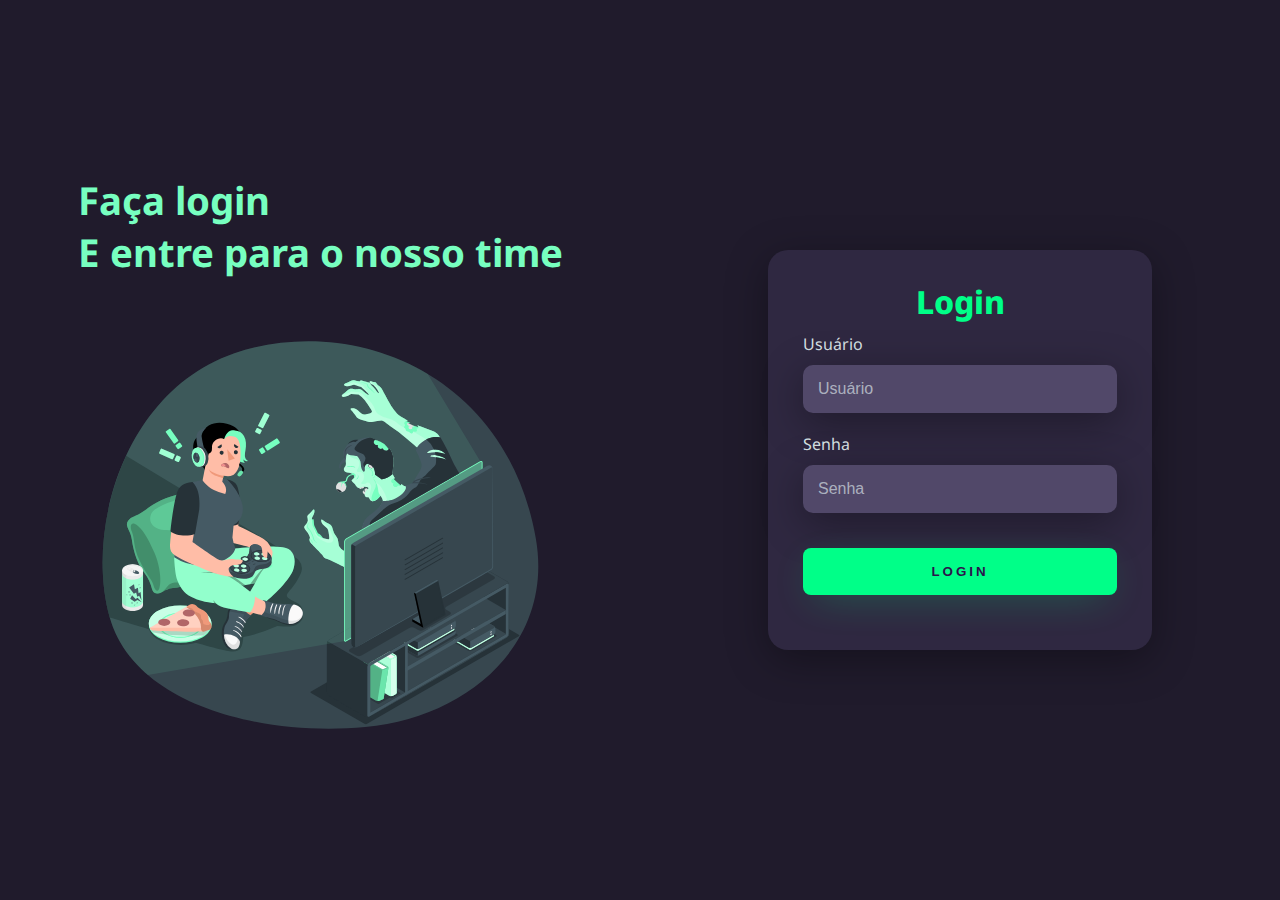
<file: dark_login_page/index.html>
<!DOCTYPE html>
<html lang="pt-br">
<head>
    <meta charset="UTF-8">
    <meta http-equiv="X-UA-Compatible" content="IE=edge">
    <meta name="viewport" content="width=device-width, initial-scale=1.0">
    <link rel="stylesheet" href="src/style.css">
    <title>Landing Page</title>
</head>
<body>
    <!-- principal -->
    <div class="main"> 

        <!-- texto e imagem de login -->
        <div class="left-login">
            <h1>Faça login<br>E entre para o nosso time</h1>
            <img src="src/images/horror-video-game-animate.svg" alt="imagem-login" class="login-img">
        </div>
        <!-- card de login -->
        <div class="right-login">

            <div class="card-login">
                <h1>Login</h1>
                <div class="textfield">
                    <label for="usuario">Usuário</label>
                    <input type="text" placeholder="Usuário">
                </div>

                <div class="textfield">
                    <label for="usuario">Senha</label>
                    <input type="password" placeholder="Senha">
                </div>
                <button class="button">Login</button>
            </div>
           
        </div>

    </div>
</body>
</html>
</file>
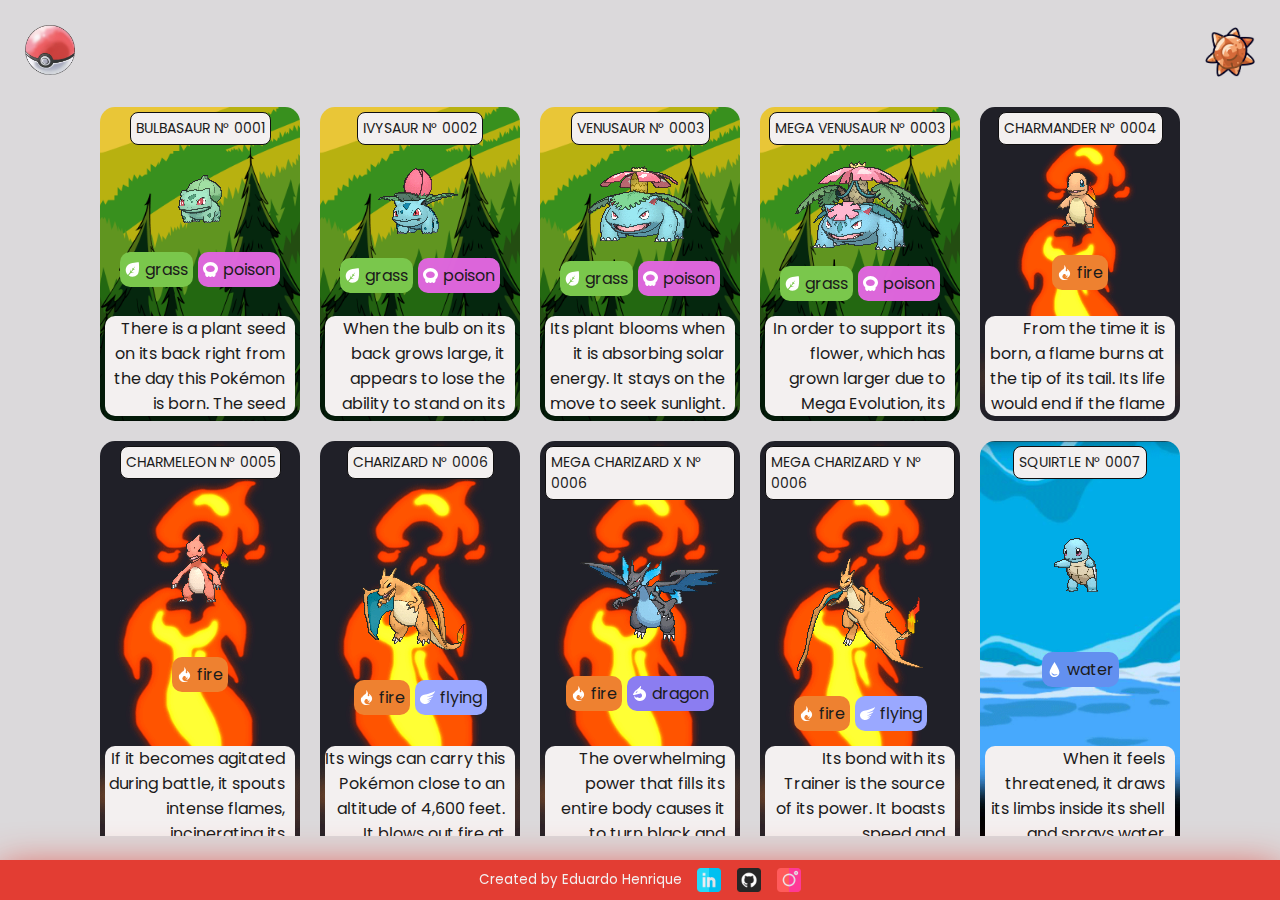
<file: pokemon_landing_page/index.html>
<!DOCTYPE html>
<html lang="en">
<head>
    <meta charset="UTF-8">
    <meta http-equiv="X-UA-Compatible" content="IE=edge">
    <meta name="viewport" content="width=device-width, initial-scale=1.0">

    <link rel="shortcut icon" href="./src/images/icon.png" type="image/x-icon">

    <link rel="stylesheet" href="./src/css/reset.css">
    <link rel="stylesheet" href="./src/css/style.css">
    <link rel="stylesheet" href="./src/css/dark_theme.css">
    <link rel="stylesheet" href="./src/css/types.css">
    <link rel="stylesheet" href="src/css/responsive.css">

    <link rel="preconnect" href="https://fonts.googleapis.com">
    <link rel="preconnect" href="https://fonts.gstatic.com" crossorigin>
    <link href="https://fonts.googleapis.com/css2?family=Poppins:wght@300;500;800&display=swap" rel="stylesheet">

    <title>LegendyDex - The ultimate PokeDex</title>
</head>
<body>
    <header>

        <a href="#">
            <img src="./src/images/pokeball.jpg" alt="pokeball-logo" class="logo">
        </a>
        <button id="theme-button">
            <img src="./src/images/sun-stone.png" alt="sun-button" class="button-img">
        </button>        
       
    </header>

    <main>

        <ul class="poke-list">
          <!-- cards são criados pelo javascript -->
        </ul>

    </main>

    <footer>
        <small>Created by Eduardo Henrique</small>
        <div class="social-medias">
            <a href="https://www.linkedin.com/in/eduardohenriquedev/" target="_blank" rel="noopener noreferrer" class="social-medias-link">
                <img class="social-medias-icons" src="src/images/icons/social-medias/linkedin.png" alt="linkedin">
            </a>
            <a href="https://github.com/Git-Eduardo-Henrique/Pokemon-Landing-Page" target="_blank" rel="noopener noreferrer" class="social-medias-link">
                <img class="social-medias-icons" src="src/images/icons/social-medias/github.png" alt="github">
            </a>
            <a href="https://www.instagram.com/eduardo_henrique_0101/" target="_blank" rel="noopener noreferrer" class="social-medias-link">
                <img class="social-medias-icons" src="src/images/icons/social-medias/instagram.png" alt="instagram">
            </a>
        </div>
    </footer>

    <script type="module" src="./src/js/script.js"></script>
</body>
</html>
</file>
<file: dark_login_page/src/style.css>
@import url('https://fonts.googleapis.com/css2?family=Noto+Sans:wght@400;700&family=Open+Sans:wght@700&display=swap');

body{
    margin: 0; /* remove o espacamento da margem*/
    background: #201b2c;
    font-family: 'Noto Sans', sans-serif;
}

* {
    box-sizing: border-box; /* faz com que a div filho não ultrapasse a div pai*/
}

.main{
    display: flex;
    justify-content: center; /*eixo x*/
    align-items: center; /*eixo y*/

    width: 100vw; /* vw = largura da tela */
    height: 100vh; /* vh = altura da tela */
}

/* Titulo + Imagem Login */
.left-login{
    display: flex;
    justify-content: center;
    align-items: center;
    flex-direction: column;

    width: 50vw;
    height: 100vh;
}

.left-login h1{
    font-size: 3vw;
    color: #77ffc0;
}

.login-img{
    width: 35vw;
}

/* card formulario */

.right-login{
    display: flex;
    justify-content: center;
    align-items: center;

    width: 50vw;
    height: 100vh;
}

.card-login{
    display: flex;
    justify-content: center;
    align-items: center;
    flex-direction: column;

    width: 60%;
    border-radius: 20px;
    padding: 30px 35px;

    background: #2f2841;
    box-shadow: 0px 10px 40px #00000056;
}

.card-login h1{
    font-weight: 800;

    margin: 0;

    color: #00ff88;
}

.textfield{
    display: flex;
    flex-direction: column;
    align-items: flex-start;
    justify-content: center;
    width: 100%;
    margin: 10px 0px;
}

.textfield input{
    width: 100%;
    padding: 15px;

    border: none;
    border-radius: 10px;

    font-size: 12pt;
    outline: none; /* tire borda quando clica do input*/
    box-sizing: border-box; /* faz com que a div filho não ultrapasse a div pai*/

    background: #514869;
    color: #f0ffffde;
    box-shadow: 0px 10px 40px #00000056;
}

.textfield input::placeholder{
    color: #f0ffff94;
}

.textfield label{
    margin-bottom: 10px;
    color: #f0ffffde;
}

.button{
    width: 100%;
    padding: 16px 0px;
    margin: 25px;
    border: none;
    border-radius: 8px;
    outline: none;
    text-transform: uppercase; /* deixa a letra em maiuscula */
    font-weight: 800;
    letter-spacing: 3px; /* espacamento entre as letras */
    color: #2b134b;
    background: #00ff88;
    cursor: pointer;
    box-shadow: 0px 10px 40px -12px #00ff8052;
}

/* responsividade */
@media only screen and (max-width: 950px){
    .card-login{
        width: 85%;
    }
}

@media only screen and (max-width: 600px){
    .main{
        flex-direction: column;
        gap: 1rem;
    }
    .left-login h1{
        display: none;
    }
    .left-login{
        width: 100%;
        height: auto;
    }
    .right-login{
        width: 100%;
        height: auto;
    }
    .login-img{
        width: 70vw;
    }
    .card-login{
        width: 90%;
    }
}
</file>
<file: pokemon_landing_page/src/css/style.css>
:root{
    /* colors */
    --white: #f3f0f0;
    --dark: #100F10;
    --medium-dark: #1b1b1b;
    --red: #E33D33;

    --background: #DBD9DB;

    /* measurements */
    --medium: 0.875rem;
}

body{
    display: flex;
    flex-direction: column;
    justify-content: space-between;
    height: 100vh;

    font-family: 'Poppins', sans-serif;

    margin: 0 auto;

    background: var(--background);
    color: var(--medium-dark);
}

header{
    display: flex;
    flex-direction: row;
    justify-content: space-between;

    padding: 25px;
}

footer{
    display: flex;
    align-items: center;
    justify-content: center;
    gap: 15px;
    margin-top: 1.5rem;
    padding: 0.5rem;

    

    height: 3rem;

    background: var(--red);
    box-shadow: 0px 10px 40px var(--red);

    color: var(--white);
}

main{
    overflow-y: auto;
}

.poke-list{
    display: flex;
    justify-content: center;
    flex-wrap: wrap; /* transforma linha em coluna caso ultrapasse o tamanho da tela */
    gap: 20px;
}

.logo:hover, .button-img:hover{
    transform: scale(1.05);
    cursor: pointer
}

.logo, .button-img{
    width: 50px;
}

#theme-button{
    background: none;
    border: none;
}

.info{
    display: flex;
    justify-content: space-between;
    background: var(--white);

    flex-wrap: wrap;
    border: 1px solid var(--dark);
    border-radius: 8px;
}

.poke-name-num{
    padding: 5px;
    text-transform: uppercase;
    font-size: var(--medium);
}

.desc{
    background: var(--white);
    border-radius: 10px;

    text-align: right;

    max-height: 100px;
    padding-right: 10px;

    overflow-y: scroll; /* adiciona um scrool caso ultrapasse a altura */
}

.social-medias{
    display: flex;
    align-items: center;
    justify-content: space-around;
    gap: 1rem;
}

.social-medias-link{
    display: flex;
    align-items: center;
}

.social-medias-icons{
    height: 1.5rem;
}
/* ===== Scrollbar CSS ===== */
.desc::-webkit-scrollbar {
    width: var(--medium);
}

.desc::-webkit-scrollbar-track {
    background: var(--white);
    border-top-right-radius: 10px;
    border-bottom-right-radius: 10px;
}

.desc::-webkit-scrollbar-thumb {
    background-color: var(--red);
    border-radius: 10px;
    border: 3px solid var(--white);
}
</file>
<file: pokemon_landing_page/src/css/dark_theme.css>
:root{
    /* colors */
    --white: #f3f0f0;
    --dark: #100F10;
    --medium-dark: #1b1b1b;
    --purple: #582965;
}

.dark{
    background: var(--dark);
    color: var(--white);
}

.dark .info{
    background: var(--medium-dark);
    border: 1px solid var(--white);
}

.dark .desc{
    background: var(--medium-dark);
}

.dark .desc::-webkit-scrollbar-track{
    background: var(--medium-dark);
}

.dark .desc::-webkit-scrollbar-thumb{
    background-color: var(--purple);
    border: 3px solid var(--medium-dark);
}

.dark footer{
    background: var(--purple);
    color: var(--white);
    box-shadow: 0px 10px 40px var(--purple);
}
</file>
<file: pokemon_landing_page/src/css/types.css>
.types{
    display: flex;
    justify-content: space-between;
    flex-wrap: wrap;
    gap: 5px;
}

.types-icons{
    height: 15px;
}

.poke-type{
    display: flex;
    align-items: center;
    justify-content: space-between;
    gap: 5px;

    padding: 5px;
    border-radius: 10px;
}

.poke-card{
    width: 200px;
    padding: 5px;

    display: flex;
    flex-direction: column;
    justify-content: space-between;
    align-items: center;
    gap: 15px;

    border-radius: 15px;

    transition: 0.2s ease-in;
}

/* hover dos cards */
.poke-card:hover{
    transform: scale(1.05);
    cursor: pointer;
}

/* grass type */
.grass-poke-card{
    background: url(../images/backgrounds/grass-background-fixed.png) center center;
    background-size: cover;
}

.grass-poke-card:hover{
    background: url(../images/backgrounds/grass-background.gif) center center;
    background-size: cover;
}

.grass-type{
    background: #7ac74c;
}

/* poison type */
.poison-poke-card{
    background: url(../images/backgrounds/poison-background-fixed.png) center center;
    background-size: cover;
}

.poison-poke-card:hover{
    background: url(../images/backgrounds/poison-background.gif) center center;
    background-size: cover;
}
.poison-type{
    background: #df67ddfb;
}

/* fire type*/
.fire-poke-card{
    background: url(../images/backgrounds/fire-background-fixed.png) center center;
    background-size: cover;
}

.fire-poke-card:hover{
    background: url(../images/backgrounds/fire-background.gif) center center;
}

.fire-type{
    background: #ee8130;
}

/* flying type */
.flying-poke-card{
    background: url(../images/backgrounds/flying-background-fixed.png) center center;
    background-size: cover;
}

.flying-poke-card:hover{
    background: url(../images/backgrounds/flying-background.gif) center center;
}

.flying-type{
    background: #9AA8FF;
}

/* water type */
.water-poke-card{
    background: url(../images/backgrounds/water-background-fixed.png) center center;
    background-size: cover;
}

.water-poke-card:hover{
    background: url(../images/backgrounds/water-background.gif) center center;
}

.water-type{
    background: #6390f0;
}

/* poison type */
.bug-poke-card{
    background: url(../images/backgrounds/insect-background-fixed.png) center center;
    background-size: cover;
}

.bug-poke-card:hover{
    background: url(../images/backgrounds/insect-background.gif) center center; 
    background-size: cover;
}

.bug-type{
    background: #a6b91a;
}

/* dragon */
.dragon-poke-card{
    background: url(../images/backgrounds/dragon-background-fixed.png) center center; 
    background-size: cover;
}

.dragon-poke-card:hover{
    background: url(../images/backgrounds/dragon-background.gif) center center; 
    background-size: cover;
}

.dragon-type{
    background: #8B7DF1;
}

/* normal */
.normal-poke-card{
    background: url(../images/backgrounds/normal-background-fixed.png) center center;
    background-size: cover;
}

.normal-poke-card:hover{
    background: url(../images/backgrounds/normal-background.gif) center center;
    background-size: cover;
}

.normal-type{
    background: #B7B7A8;
}

/* .psychic */
.psychic-poke-card{
    background: url(../images/backgrounds/pyschic-background-fixed.png) center center;
    background-size: cover;
}

.psychic-poke-card:hover{
    background: url(../images/backgrounds/pyschic-background.gif) center center;
    background-size: cover;
}

.psychic-type{
    background: #FF6EA8;
}

/* fighting */
.fighting-poke-card{
    background: url(../images/backgrounds/fighting-background-fixed.png) center center;
    background-size: cover;
}

.fighting-poke-card:hover{
    background: url(../images/backgrounds/fighting-background.gif) center center;
    background-size: cover;
}

.fighting-type{
    background: #C56E60;
}

/* dark */
.dark-poke-card{
    background: url(../images/backgrounds/dark-background-fixed.gif) center center;
    background-size: cover;
}

.dark-poke-card:hover{
    background: url(../images/backgrounds/dark-background.gif) center center;
    background-size: cover;
}

.dark-type{
    background: #8B6E60;
}

/* rock */
.rock-poke-card{
    background: url(../images/backgrounds/rock-background-fixed.png) center center;
    background-size: cover;
}

.rock-poke-card:hover{
    background: url(../images/backgrounds/rock-background.gif) center center;
    background-size: cover;
}

.rock-type{
    background: #C5B77D;
}

/* ground */
.ground-poke-card{
    background: url(../images/backgrounds/ground-background-fixed.png) center center;
    background-size: cover;
}

.ground-poke-card:hover{
    background: url(../images/backgrounds/ground-background.gif) center center;
    background-size: cover;
}

.ground-type{
    background: #E2C56E;
}

/* electric */
.electric-poke-card{
    background: url(../images/backgrounds/electric-background-fixed.png) center center;
    background-size: cover;
}

.electric-poke-card:hover{
    background: url(../images/backgrounds/electric-background.gif) center center;
    background-size: cover;
}
.electric-type{
    background: #FFD451;
}

/* stell */
.steel-type{
    background: #B7B7C5;
}

/* ghost */
.ghost-poke-card{
    background: url(../images/backgrounds/ghost-background-fixed.png) center center;
    background-size: cover;
}

.ghost-poke-card:hover{
    background: url(../images/backgrounds/ghost-background.gif) center center;
    background-size: cover;
}

.ghost-type{
    background: #7D7DC5;
}

/* fairy */
.fairy-poke-card{
    background: url(../images/backgrounds/fairy-background-fixed.png) center center;
    background-size: cover;
}

.fairy-poke-card:hover{
    background: url(../images/backgrounds/fairy-background.gif) center center;
    background-size: cover;
}

.fairy-type{
    background: #F1A8F1;
}

/* ice */
.ice-poke-card{
    background: url(../images/backgrounds/ice-background-fixed.png) center center;
    background-size: cover;
}

.ice-poke-card:hover{
    background: url(../images/backgrounds/ice-background.gif) center center;
    background-size: cover;
}

.ice-type{
    background: #7DD4FF;
}
</file>
<file: pokemon_landing_page/src/css/responsive.css>
:root{
    /* colors */
    --white: #f3f0f0;
    --dark: #100F10;
    --medium-dark: #1b1b1b;
    --red: #E33D33;

    --background: #DBD9DB;

    /* measurements */
    --medium: 0.875rem;
}

@media only screen and (max-width: 600px){
    header{
        padding: 15px;
    }

    .logo, .button-img{
        width: 3rem;
    }

    .poke-card{
        width: 90%;
    }
}
</file>
